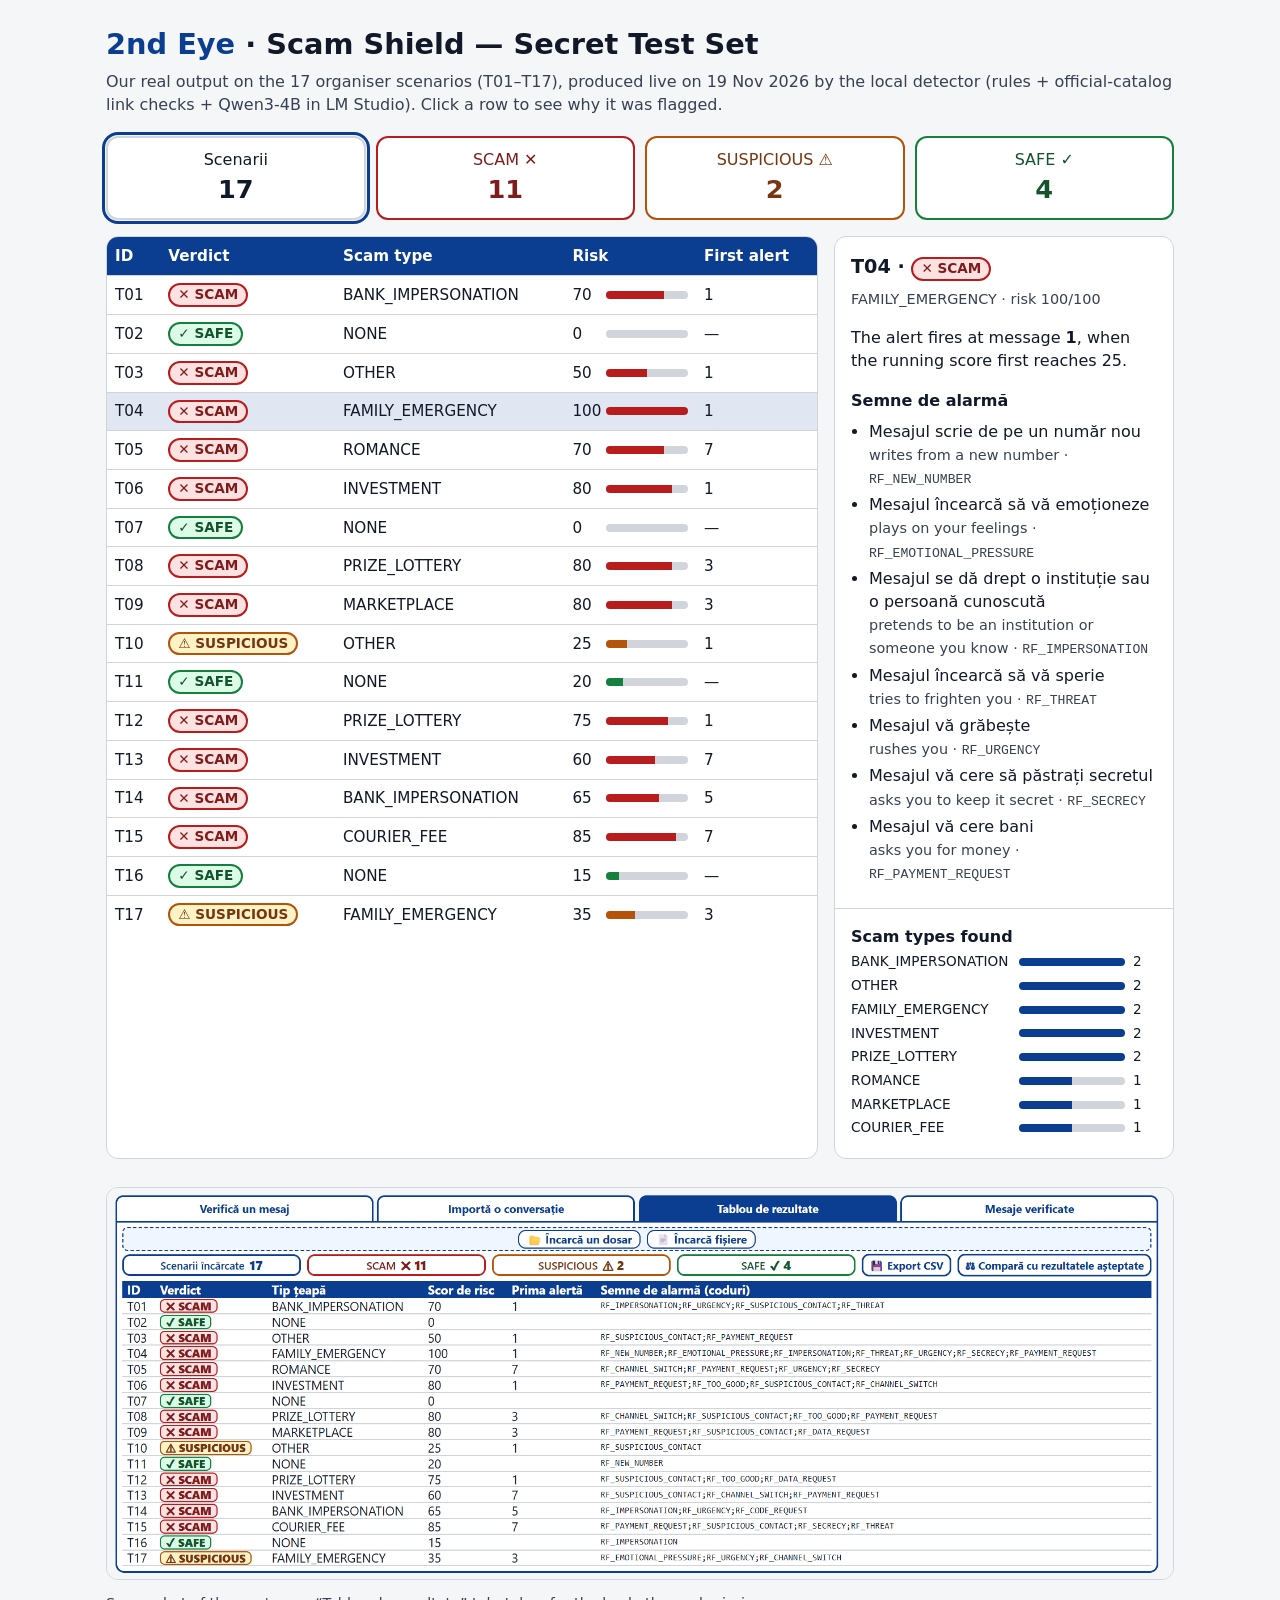
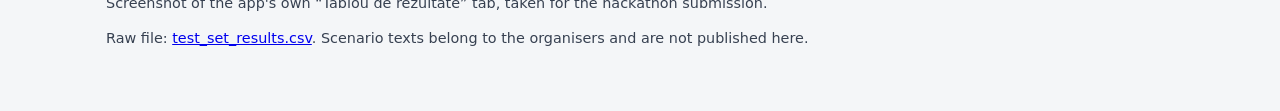
<file: demo/index.html>
<!doctype html>
<html lang="ro">
<head>
<meta charset="utf-8">
<meta name="viewport" content="width=device-width, initial-scale=1">
<title>2nd Eye — Test Set demo</title>
<style>
:root{--bg:#f4f6f8;--card:#fff;--ink:#111827;--muted:#374151;--line:#d1d5db;--brand:#0b3d91;--brand-ink:#fff;
--bad:#7f1d1d;--bad-bg:#fee2e2;--bad-line:#b91c1c;--warn:#78350f;--warn-bg:#fef3c7;--warn-line:#b45309;
--safe:#14532d;--safe-bg:#dcfce7;--safe-line:#15803d}
@media (prefers-color-scheme:dark){:root{--bg:#0f172a;--card:#111827;--ink:#f3f4f6;--muted:#cbd5e1;--line:#334155;--brand:#3b6fd1;
--bad:#fecaca;--bad-bg:#450a0a;--bad-line:#ef4444;--warn:#fde68a;--warn-bg:#422006;--warn-line:#f59e0b;--safe:#bbf7d0;--safe-bg:#052e16;--safe-line:#22c55e}}
*{box-sizing:border-box}
body{margin:0;background:var(--bg);color:var(--ink);font-family:system-ui,-apple-system,"Segoe UI",Roboto,Arial,sans-serif;line-height:1.45}
main{max-width:1100px;margin:0 auto;padding:24px 16px 48px}
h1{margin:0 0 4px;font-size:1.8rem}h1 span{color:var(--brand)}
.sub{color:var(--muted);margin:0 0 20px}
.chips{display:grid;grid-template-columns:repeat(4,1fr);gap:10px;margin-bottom:16px}
.chip{border:2px solid var(--line);border-radius:12px;background:var(--card);padding:10px;text-align:center;cursor:pointer;font:inherit;color:inherit}
.chip b{display:block;font-size:1.6rem}
.chip.on{outline:3px solid var(--brand);outline-offset:1px}
.chip.scam{border-color:var(--bad-line);color:var(--bad)}.chip.sus{border-color:var(--warn-line);color:var(--warn)}.chip.safe{border-color:var(--safe-line);color:var(--safe)}
.wrap{display:grid;grid-template-columns:1fr 340px;gap:16px}
@media (max-width:860px){.wrap{grid-template-columns:1fr}.chips{grid-template-columns:repeat(2,1fr)}}
.card{background:var(--card);border:1px solid var(--line);border-radius:12px;overflow:hidden}
table{width:100%;border-collapse:collapse;font-size:.95rem}
th{background:var(--brand);color:var(--brand-ink);text-align:left;padding:8px}
td{padding:7px 8px;border-top:1px solid var(--line)}
tr.row{cursor:pointer}tr.row:hover,tr.row.sel{background:color-mix(in srgb,var(--brand) 12%,transparent)}
.v{display:inline-block;border:2px solid;border-radius:999px;padding:0 8px;font-weight:700;font-size:.85rem}
.v.SCAM{color:var(--bad);background:var(--bad-bg);border-color:var(--bad-line)}
.v.SUSPICIOUS{color:var(--warn);background:var(--warn-bg);border-color:var(--warn-line)}
.v.SAFE{color:var(--safe);background:var(--safe-bg);border-color:var(--safe-line)}
.bar{height:8px;border-radius:4px;background:var(--line);overflow:hidden;min-width:60px}
.bar i{display:block;height:100%}
.detail{padding:16px}
.detail h2{margin:0 0 8px;font-size:1.2rem}
.detail ul{padding-left:18px;margin:8px 0}
.detail li{margin:4px 0}
code{font-family:ui-monospace,Consolas,monospace;font-size:.82rem}
.muted{color:var(--muted);font-size:.9rem}
.types{padding:16px;border-top:1px solid var(--line)}
.trow{display:grid;grid-template-columns:160px 1fr 24px;gap:8px;align-items:center;font-size:.85rem;margin:4px 0}
figure{margin:28px 0 0}figure img{width:100%;border:1px solid var(--line);border-radius:12px}
figcaption{color:var(--muted);font-size:.9rem;margin-top:6px}
.tscroll{overflow-x:auto}
</style>
</head>
<body>
<main>
<h1><span>2nd Eye</span> · Scam Shield — Secret Test Set</h1>
<p class="sub">Our real output on the 17 organiser scenarios (T01–T17), produced live on 19 Nov 2026 by the local detector
(rules + official-catalog link checks + Qwen3-4B in LM Studio). Click a row to see why it was flagged.</p>

<div class="chips" id="chips"></div>

<div class="wrap">
  <div class="card tscroll"><table>
    <thead><tr><th>ID</th><th>Verdict</th><th>Scam type</th><th>Risk</th><th>First alert</th></tr></thead>
    <tbody id="rows"></tbody>
  </table></div>
  <div class="card">
    <div class="detail" id="detail"><p class="muted">Select a scenario.</p></div>
    <div class="types"><b>Scam types found</b><div id="types"></div></div>
  </div>
</div>

<figure>
  <img src="test_set_dashboard.png" alt="The 2nd Eye web app's results dashboard after loading the Test Set folder: 17 scenarios, 11 SCAM, 2 SUSPICIOUS, 4 SAFE.">
  <figcaption>Screenshot of the app's own “Tablou de rezultate” tab, taken for the hackathon submission.</figcaption>
</figure>
<p class="muted">Raw file: <a href="test_set_results.csv">test_set_results.csv</a>. Scenario texts belong to the organisers and are not published here.</p>
</main>

<script>
const CSV = `id,verdict,scam_type,risk_score,first_alert,red_flags
T01,SCAM,BANK_IMPERSONATION,70,1,RF_IMPERSONATION;RF_URGENCY;RF_SUSPICIOUS_CONTACT;RF_THREAT
T02,SAFE,NONE,0,,
T03,SCAM,OTHER,50,1,RF_SUSPICIOUS_CONTACT;RF_PAYMENT_REQUEST
T04,SCAM,FAMILY_EMERGENCY,100,1,RF_NEW_NUMBER;RF_EMOTIONAL_PRESSURE;RF_IMPERSONATION;RF_THREAT;RF_URGENCY;RF_SECRECY;RF_PAYMENT_REQUEST
T05,SCAM,ROMANCE,70,7,RF_CHANNEL_SWITCH;RF_PAYMENT_REQUEST;RF_URGENCY;RF_SECRECY
T06,SCAM,INVESTMENT,80,1,RF_PAYMENT_REQUEST;RF_TOO_GOOD;RF_SUSPICIOUS_CONTACT;RF_CHANNEL_SWITCH
T07,SAFE,NONE,0,,
T08,SCAM,PRIZE_LOTTERY,80,3,RF_CHANNEL_SWITCH;RF_SUSPICIOUS_CONTACT;RF_TOO_GOOD;RF_PAYMENT_REQUEST
T09,SCAM,MARKETPLACE,80,3,RF_PAYMENT_REQUEST;RF_SUSPICIOUS_CONTACT;RF_DATA_REQUEST
T10,SUSPICIOUS,OTHER,25,1,RF_SUSPICIOUS_CONTACT
T11,SAFE,NONE,20,,RF_NEW_NUMBER
T12,SCAM,PRIZE_LOTTERY,75,1,RF_SUSPICIOUS_CONTACT;RF_TOO_GOOD;RF_DATA_REQUEST
T13,SCAM,INVESTMENT,60,7,RF_SUSPICIOUS_CONTACT;RF_CHANNEL_SWITCH;RF_PAYMENT_REQUEST
T14,SCAM,BANK_IMPERSONATION,65,5,RF_IMPERSONATION;RF_URGENCY;RF_CODE_REQUEST
T15,SCAM,COURIER_FEE,85,7,RF_PAYMENT_REQUEST;RF_SUSPICIOUS_CONTACT;RF_SECRECY;RF_THREAT
T16,SAFE,NONE,15,,RF_IMPERSONATION
T17,SUSPICIOUS,FAMILY_EMERGENCY,35,3,RF_EMOTIONAL_PRESSURE;RF_URGENCY;RF_CHANNEL_SWITCH`;

// Wording from backend/warnings_ro.py REASONS (RF_IMPERSONATION is not in that list, so it is written here)
const FLAG = {
  RF_REMOTE_ACCESS:["vă cere să instalați un program prin care un străin vă poate controla aparatul","asks you to install a program that lets a stranger control your device"],
  RF_CODE_REQUEST:["vă cere un cod primit prin SMS","asks for a code you received by SMS"],
  RF_DATA_REQUEST:["vă cere datele cardului sau date personale","asks for your card or personal details"],
  RF_PAYMENT_REQUEST:["vă cere bani","asks you for money"],
  RF_SUSPICIOUS_CONTACT:["vine de la un expeditor sau o adresă nesigură","comes from an untrusted sender or address"],
  RF_SECRECY:["vă cere să păstrați secretul","asks you to keep it secret"],
  RF_TOO_GOOD:["vă promite bani sau premii prea frumoase ca să fie adevărate","promises money or prizes that are too good to be true"],
  RF_THREAT:["încearcă să vă sperie","tries to frighten you"],
  RF_URGENCY:["vă grăbește","rushes you"],
  RF_CHANNEL_SWITCH:["vă cere să mutați discuția în altă aplicație","asks you to move the chat to another app"],
  RF_NEW_NUMBER:["scrie de pe un număr nou","writes from a new number"],
  RF_EMOTIONAL_PRESSURE:["încearcă să vă emoționeze","plays on your feelings"],
  RF_IMPERSONATION:["se dă drept o instituție sau o persoană cunoscută","pretends to be an institution or someone you know"]
};
const ICON = {SCAM:"✕", SUSPICIOUS:"⚠", SAFE:"✓"};
const COLOR = {SCAM:"var(--bad-line)", SUSPICIOUS:"var(--warn-line)", SAFE:"var(--safe-line)"};

const [head, ...lines] = CSV.trim().split("\n");
const keys = head.split(",");
const data = lines.map(l => Object.fromEntries(l.split(",").map((v, i) => [keys[i], v])));
let filter = null, selected = null;

function esc(s){return String(s).replace(/[&<>"]/g, c => ({"&":"&amp;","<":"&lt;",">":"&gt;",'"':"&quot;"}[c]));}

function chips(){
  const n = v => data.filter(d => d.verdict === v).length;
  const c = [["all","Scenarii", data.length, ""],["SCAM","SCAM ✕", n("SCAM"),"scam"],["SUSPICIOUS","SUSPICIOUS ⚠", n("SUSPICIOUS"),"sus"],["SAFE","SAFE ✓", n("SAFE"),"safe"]];
  document.getElementById("chips").innerHTML = c.map(([k,l,v,cl]) =>
    `<button class="chip ${cl} ${(filter||"all")===k?"on":""}" data-k="${k}">${l}<b>${v}</b></button>`).join("");
  document.querySelectorAll(".chip").forEach(b => b.onclick = () => { filter = b.dataset.k === "all" ? null : b.dataset.k; render(); });
}

function rows(){
  document.getElementById("rows").innerHTML = data.filter(d => !filter || d.verdict === filter).map(d => `
    <tr class="row ${selected===d.id?"sel":""}" data-id="${d.id}">
      <td>${d.id}</td>
      <td><span class="v ${d.verdict}">${ICON[d.verdict]} ${d.verdict}</span></td>
      <td>${esc(d.scam_type)}</td>
      <td><div style="display:flex;gap:6px;align-items:center"><span style="width:28px">${d.risk_score}</span><div class="bar" style="flex:1"><i style="width:${d.risk_score}%;background:${COLOR[d.verdict]}"></i></div></div></td>
      <td>${d.first_alert || "—"}</td>
    </tr>`).join("");
  document.querySelectorAll("tr.row").forEach(r => r.onclick = () => { selected = r.dataset.id; render(); });
}

function detail(){
  const el = document.getElementById("detail");
  const d = data.find(x => x.id === selected);
  if (!d) { el.innerHTML = '<p class="muted">Select a scenario.</p>'; return; }
  const flags = d.red_flags ? d.red_flags.split(";") : [];
  const when = d.first_alert ? `The alert fires at message <b>${d.first_alert}</b>, when the running score first reaches 25.` : "No alert: the score never reached 25.";
  el.innerHTML = `<h2>${d.id} · <span class="v ${d.verdict}">${ICON[d.verdict]} ${d.verdict}</span></h2>
    <div class="muted">${esc(d.scam_type)} · risk ${d.risk_score}/100</div>
    <p>${when}</p>
    ${flags.length ? "<b>Semne de alarmă</b><ul>" + flags.map(f => `<li>Mesajul ${esc((FLAG[f]||["",""])[0])}<br><span class="muted">${esc((FLAG[f]||["",""])[1])} · <code>${esc(f)}</code></span></li>`).join("") + "</ul>"
      : '<p class="muted">No red flags.</p>'}
    ${d.verdict==="SAFE" && flags.length ? '<p class="muted">A single weak flag stays under the alert threshold, so a genuine message is not interrupted.</p>' : ""}`;
}

function types(){
  const counts = {};
  data.filter(d => d.scam_type !== "NONE").forEach(d => counts[d.scam_type] = (counts[d.scam_type]||0) + 1);
  const max = Math.max(...Object.values(counts));
  document.getElementById("types").innerHTML = Object.entries(counts).sort((a,b) => b[1]-a[1]).map(([t,n]) =>
    `<div class="trow"><span>${esc(t)}</span><div class="bar"><i style="width:${n/max*100}%;background:var(--brand)"></i></div><span>${n}</span></div>`).join("");
}

function render(){ chips(); rows(); detail(); }
selected = "T04"; render(); types();
</script>
</body>
</html>
</file>
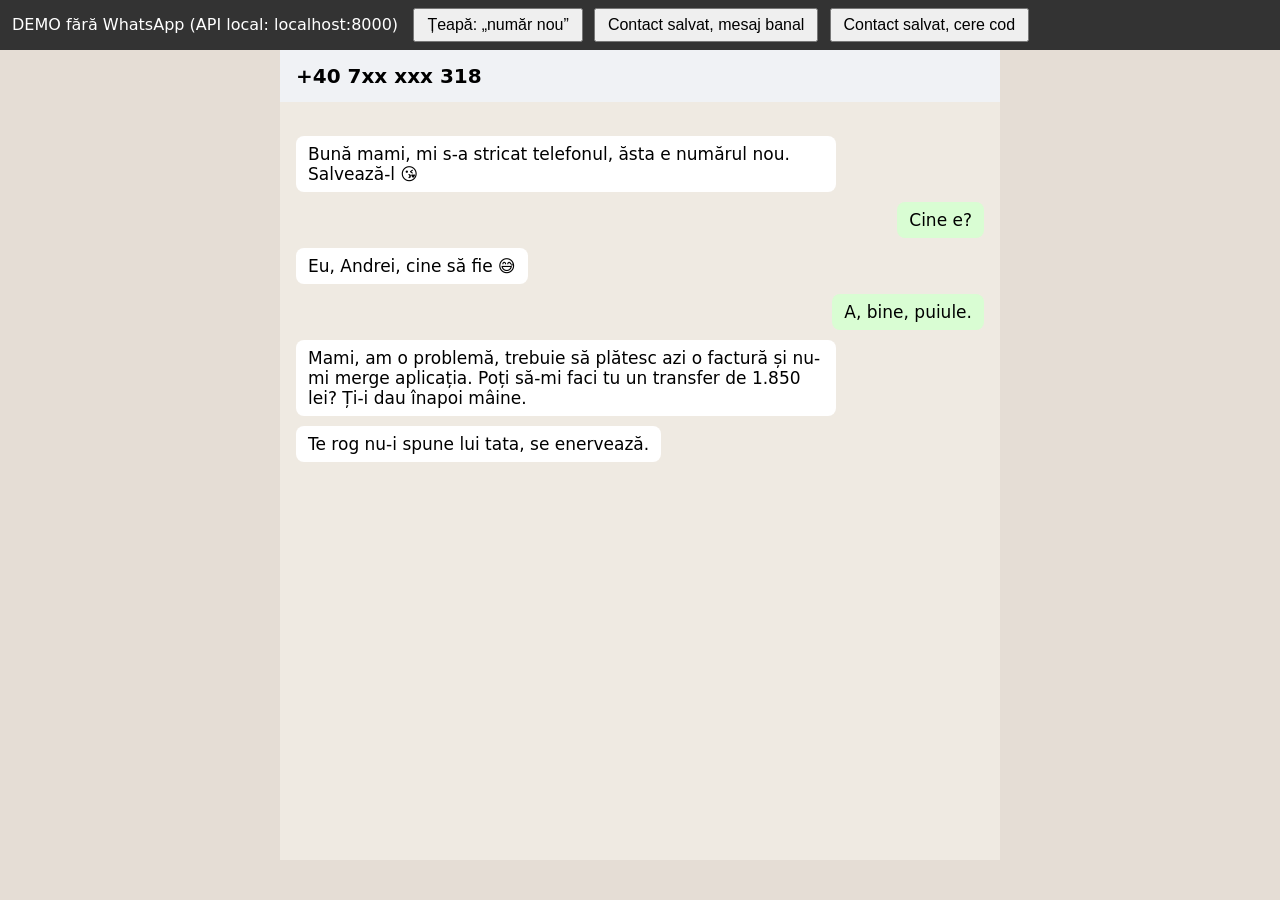
<file: integrations/extension/demo.html>
<!doctype html>
<html lang="ro">
<head>
<meta charset="utf-8">
<meta name="viewport" content="width=device-width, initial-scale=1">
<title>Demo – 2nd Eye pentru WhatsApp Web</title>
<link rel="stylesheet" href="content.css">
<style>
  body { margin: 0; font-family: system-ui, "Segoe UI", Arial, sans-serif; background: #e5ddd5; }
  #bar { padding: 8px 12px; background: #333; color: #fff; font-size: 16px; }
  #bar button { font-size: 16px; padding: 6px 12px; margin-right: 6px; }
  #main { max-width: 720px; margin: 0 auto; min-height: 90vh; background: #efeae2; }
  header { padding: 14px 16px; background: #f0f2f5; font-size: 20px; font-weight: 600; padding-right: 60px; }
  .msgs { padding: 16px; padding-top: 24px; }
  .row { margin: 10px 0; display: flex; }
  .message-out { justify-content: flex-end; }
  .bub { max-width: 75%; padding: 8px 12px; border-radius: 8px; background: #fff; font-size: 17px; }
  .message-out .bub { background: #d9fdd3; }
</style>
</head>
<body>
<div id="bar">DEMO fără WhatsApp (API local: localhost:8000) &nbsp;
  <button data-s="scam">Țeapă: „număr nou”</button>
  <button data-s="safe">Contact salvat, mesaj banal</button>
  <button data-s="takeover">Contact salvat, cere cod</button>
</div>
<div id="main">
  <header><span dir="auto" title="" id="title"></span></header>
  <div class="msgs" id="msgs"></div>
</div>
<script>
  // Same structure the content script expects from WhatsApp Web.
  const SCEN = {
    scam: { title: "+40 7xx xxx 318", msgs: [
      ["in", "Bună mami, mi s-a stricat telefonul, ăsta e numărul nou. Salvează-l 😘"],
      ["out", "Cine e?"],
      ["in", "Eu, Andrei, cine să fie 😅"],
      ["out", "A, bine, puiule."],
      ["in", "Mami, am o problemă, trebuie să plătesc azi o factură și nu-mi merge aplicația. Poți să-mi faci tu un transfer de 1.850 lei? Ți-i dau înapoi mâine."],
      ["in", "Te rog nu-i spune lui tata, se enervează."]] },
    safe: { title: "Andrei (fiul meu)", msgs: [
      ["in", "Ajung la ora șase, aduc pâine."],
      ["out", "Bine, te aștept."]] },
    takeover: { title: "Maria vecina", msgs: [
      ["in", "Ți-a venit un cod pe telefon din greșeală. Poți să mi-l spui repede?"]] },
  };
  function load(key) {
    const s = SCEN[key];
    document.getElementById("title").setAttribute("title", s.title);
    document.getElementById("title").textContent = s.title;
    const box = document.getElementById("msgs");
    box.textContent = "";
    for (const [dir, text] of s.msgs) {
      const row = document.createElement("div");
      row.className = "row message-" + dir;
      row.setAttribute("data-id", (dir === "out" ? "true_" : "false_") + Math.random());
      const b = document.createElement("div"); b.className = "bub";
      const t = document.createElement("span"); t.className = "selectable-text"; t.textContent = text;
      b.appendChild(t); row.appendChild(b); box.appendChild(row);
    }
  }
  document.querySelectorAll("#bar button").forEach((b) => b.onclick = () => load(b.dataset.s));
  load("scam");
</script>
<script src="content.js"></script>
</body>
</html>
</file>
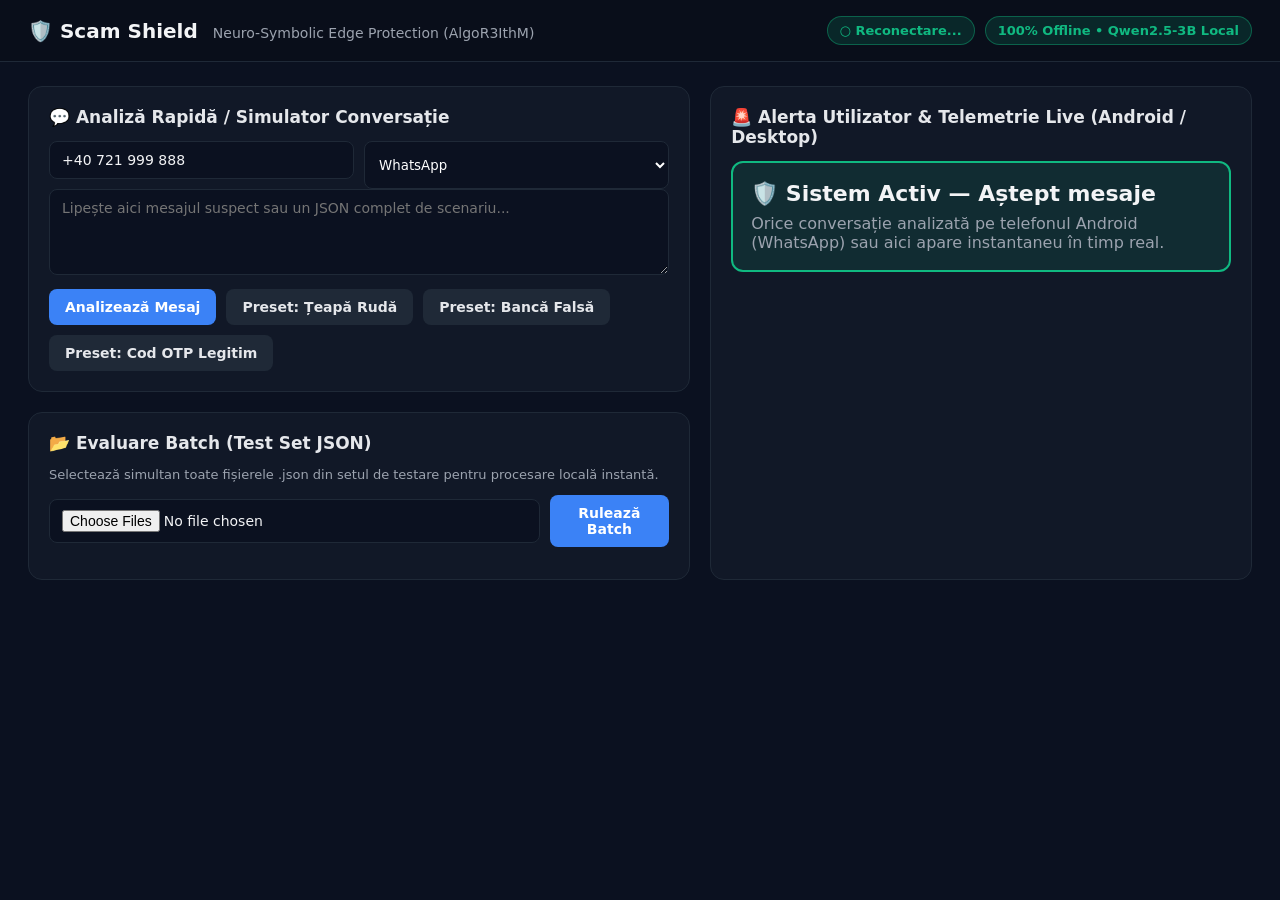
<file: mobile/engine/dashboard.html>
<!DOCTYPE html>
<html lang="ro">
<head>
  <meta charset="UTF-8" />
  <meta name="viewport" content="width=device-width, initial-scale=1.0" />
  <title>Scam Shield — Neuro-Symbolic Edge Guard</title>
  <style>
    :root {
      --bg: #0b1120; --card: #111827; --border: #1f2937;
      --text: #f3f4f6; --muted: #9ca3af;
      --safe: #10b981; --susp: #f59e0b; --scam: #ef4444; --accent: #3b82f6;
    }
    * { box-sizing: border-box; font-family: 'Segoe UI', system-ui, sans-serif; }
    body { margin: 0; background: var(--bg); color: var(--text); }
    header {
      display: flex; justify-content: space-between; align-items: center;
      padding: 16px 28px; border-bottom: 1px solid var(--border); background: #090e1a;
    }
    .badge {
      padding: 6px 12px; border-radius: 999px; font-size: 13px; font-weight: 600;
      background: rgba(16, 185, 129, 0.15); color: var(--safe); border: 1px solid rgba(16, 185, 129, 0.4);
    }
    .grid { display: grid; grid-template-columns: 1.1fr 0.9fr; gap: 20px; padding: 24px 28px; max-width: 1440px; margin: auto; }
    .card { background: var(--card); border: 1px solid var(--border); border-radius: 14px; padding: 20px; }
    h2 { margin: 0 0 14px 0; font-size: 17px; color: #e5e7eb; display: flex; align-items: center; gap: 8px; }
    textarea, input {
      width: 100%; background: #0b1120; color: var(--text); border: 1px solid var(--border);
      border-radius: 8px; padding: 10px 12px; font-size: 14px; margin-bottom: 10px;
    }
    button {
      background: var(--accent); color: white; border: none; padding: 10px 16px;
      border-radius: 8px; font-weight: 600; cursor: pointer; font-size: 14px;
    }
    button:hover { opacity: 0.92; }
    button.secondary { background: #1f2937; color: #e5e7eb; }
    .verdict-box {
      padding: 18px; border-radius: 12px; margin-bottom: 16px; border: 2px solid var(--border);
      transition: all 0.25s ease;
    }
    .verdict-SAFE { border-color: var(--safe); background: rgba(16, 185, 129, 0.12); }
    .verdict-SUSPICIOUS { border-color: var(--susp); background: rgba(245, 158, 11, 0.14); }
    .verdict-SCAM { border-color: var(--scam); background: rgba(239, 68, 68, 0.16); }
    .pill {
      display: inline-block; padding: 4px 10px; border-radius: 6px; font-size: 12px;
      font-weight: 600; margin: 3px 4px 3px 0; background: #1f2937; color: #93c5fd;
    }
    .msg-bubble {
      padding: 10px 14px; border-radius: 10px; margin-bottom: 8px; font-size: 14px;
      background: #1a2333; border-left: 3px solid var(--accent);
    }
    .msg-reader { border-left-color: #6b7280; opacity: 0.85; }
    table { width: 100%; border-collapse: collapse; font-size: 13px; margin-top: 12px; }
    th, td { text-align: left; padding: 8px 10px; border-bottom: 1px solid var(--border); }
    th { color: var(--muted); }
  </style>
</head>
<body>
  <header>
    <div>
      <strong style="font-size: 20px;">🛡️ Scam Shield</strong>
      <span style="color: var(--muted); margin-left: 10px; font-size: 14px;">Neuro-Symbolic Edge Protection (AlgoR3IthM)</span>
    </div>
    <div style="display:flex; gap:10px; align-items:center;">
      <span id="wsStatus" class="badge">● WebSocket Live: Conectare...</span>
      <span class="badge">100% Offline • Qwen2.5-3B Local</span>
    </div>
  </header>

  <div class="grid">
    <!-- STÂNGA: Simulator + Batch Test Runner -->
    <div style="display:flex; flex-direction:column; gap:20px;">
      <div class="card">
        <h2>💬 Analiză Rapidă / Simulator Conversație</h2>
        <div style="display:grid; grid-template-columns: 1fr 1fr; gap:10px;">
          <input id="senderName" placeholder="Expeditor (ex: BancaDunarea / +40722...)" value="+40 721 999 888" />
          <select id="channelSelect" style="background:#0b1120; color:white; border:1px solid #1f2937; border-radius:8px; padding:10px;">
            <option value="whatsapp">WhatsApp</option>
            <option value="sms">SMS</option>
            <option value="email">Email</option>
            <option value="call_transcript">Call Transcript</option>
          </select>
        </div>
        <textarea id="msgInput" rows="4" placeholder="Lipește aici mesajul suspect sau un JSON complet de scenariu..."></textarea>
        <div style="display:flex; gap:10px; flex-wrap:wrap;">
          <button onclick="runSingleAnalysis()">Analizează Mesaj</button>
          <button class="secondary" onclick="loadPreset('scam_family')">Preset: Țeapă Rudă</button>
          <button class="secondary" onclick="loadPreset('scam_bank')">Preset: Bancă Falsă</button>
          <button class="secondary" onclick="loadPreset('safe_otp')">Preset: Cod OTP Legitim</button>
        </div>
      </div>

      <div class="card">
        <h2>📂 Evaluare Batch (Test Set JSON)</h2>
        <p style="color: var(--muted); font-size: 13px; margin-top: 0;">Selectează simultan toate fișierele <code>.json</code> din setul de testare pentru procesare locală instantă.</p>
        <div style="display:flex; gap:10px; align-items:center;">
          <input type="file" id="batchFiles" multiple accept=".json" style="margin:0;" />
          <button onclick="runBatch()">Rulează Batch</button>
          <button class="secondary" id="exportBtn" style="display:none;" onclick="exportCSV()">Export CSV</button>
        </div>
        <div id="batchSummary" style="margin-top:12px; font-weight:600;"></div>
        <div style="max-height: 280px; overflow-y: auto;">
          <table id="batchTable" style="display:none;">
            <thead><tr><th>ID</th><th>Verdict</th><th>Tip</th><th>Scor</th><th>Alertă #</th><th>Red Flags</th></tr></thead>
            <tbody></tbody>
          </table>
        </div>
      </div>
    </div>

    <!-- DREAPTA: Alerta Senior-Friendly + Telemetrie Live (inclusiv de pe Android!) -->
    <div class="card">
      <h2>🚨 Alerta Utilizator & Telemetrie Live (Android / Desktop)</h2>
      <div id="resultContainer">
        <div class="verdict-box verdict-SAFE">
          <div style="font-size: 22px; font-weight: 700;">🛡️ Sistem Activ — Aștept mesaje</div>
          <p style="color: var(--muted); margin: 8px 0 0 0;">Orice conversație analizată pe telefonul Android (WhatsApp) sau aici apare instantaneu în timp real.</p>
        </div>
      </div>
    </div>
  </div>

  <script>
    let lastBatchResults = [];

    // Conectare WebSocket Live pentru mesajele capturate de Android
    function connectWS() {
      const proto = location.protocol === 'https:' ? 'wss' : 'ws';
      const ws = new WebSocket(`${proto}://${location.host}/ws/live`);
      const badge = document.getElementById('wsStatus');
      ws.onopen = () => { badge.textContent = '● Live Sync Android: ACTIV'; };
      ws.onclose = () => { badge.textContent = '○ Reconectare...'; setTimeout(connectWS, 2000); };
      ws.onmessage = (ev) => {
        const data = JSON.parse(ev.data);
        renderResult(data, '📱 Sursă: Telefon Android (WhatsApp Live)');
      };
    }
    connectWS();

    function loadPreset(type) {
      if (type === 'scam_family') {
        document.getElementById('senderName').value = '+40 733 444 555';
        document.getElementById('channelSelect').value = 'whatsapp';
        document.getElementById('msgInput').value = JSON.stringify({
          id: "DEMO_FAMILY", channel: "whatsapp",
          sender: { name: null, address: "+40 733 444 555", known_contact: false },
          messages: [
            { n: 1, from: "sender", text: "Bună mami, mi s-a stricat telefonul, ăsta e numărul nou." },
            { n: 2, from: "reader", text: "Cine e?" },
            { n: 3, from: "sender", text: "Eu, Andrei." },
            { n: 4, from: "reader", text: "Bine, am salvat." },
            { n: 5, from: "sender", text: "Am o urgență, îmi faci tu un transfer de 1.500 lei azi? Ți-i dau mâine." },
            { n: 6, from: "sender", text: "Te rog nu-i spune lui tata." }
          ]
        }, null, 2);
      } else if (type === 'scam_bank') {
        document.getElementById('senderName').value = 'BancaDunarea';
        document.getElementById('channelSelect').value = 'sms';
        document.getElementById('msgInput').value = "Banca Dunărea: Cardul dvs. a fost blocat. Deblocați-l în 24h pe bancadunarea-online.com";
      } else if (type === 'safe_otp') {
        document.getElementById('senderName').value = 'BancaDunarea';
        document.getElementById('channelSelect').value = 'sms';
        document.getElementById('msgInput').value = "Banca Dunărea: Codul de autorizare este 482913. Nu comunicați acest cod nimănui, nici angajaților băncii.";
      }
    }

    async function runSingleAnalysis() {
      const raw = document.getElementById('msgInput').value.trim();
      if (!raw) return;
      let payload;
      try {
        payload = JSON.parse(raw);
      } catch {
        const sender = document.getElementById('senderName').value.trim() || 'Necunoscut';
        payload = {
          id: "WEB_" + Math.floor(Math.random() * 9000 + 1000),
          channel: document.getElementById('channelSelect').value,
          sender: { name: sender.startsWith('+') ? null : sender, address: sender, known_contact: false },
          messages: [{ n: 1, from: "sender", text: raw }]
        };
      }
      const res = await fetch('/analyze', {
        method: 'POST', headers: { 'Content-Type': 'application/json' },
        body: JSON.stringify(payload)
      });
      const data = await res.json();
      renderResult(data, '💻 Sursă: Simulator Desktop');
    }

    function renderResult(r, sourceLabel) {
      const icon = r.verdict === 'SCAM' ? '🛑' : (r.verdict === 'SUSPICIOUS' ? '⚠️' : '✅');
      const title = r.verdict === 'SCAM' ? 'PERICOL DE ÎNȘELĂCIUNE (SCAM)' :
                    (r.verdict === 'SUSPICIOUS' ? 'MESAJ SUSPECT — VERIFICAȚI' : 'CONVERSAȚIE SIGURĂ (SAFE)');
      const flagsHtml = (r.red_flags || []).map(f => `<span class="pill">${f}</span>`).join('') || '<span style="color:var(--muted)">Niciun semnal de alarmă</span>';
      const msgsHtml = (r.messages || []).map(m =>
        `<div class="msg-bubble ${m.from === 'reader' ? 'msg-reader' : ''}"><strong>[${m.n}] ${m.from}:</strong> ${m.text}</div>`
      ).join('');
      const offHtml = r.official_suggestion
        ? `<div style="margin-top:12px; padding:10px; border-radius:8px; background:#0b1120; border:1px solid #374151;">
             📞 <strong>Canal Oficial Recomandat:</strong> ${r.official_suggestion.organisation} —
             <span style="color:#34d399; font-weight:700;">${r.official_suggestion.phone || r.official_suggestion.website}</span>
           </div>` : '';

      document.getElementById('resultContainer').innerHTML = `
        <div style="font-size:12px; color:var(--muted); margin-bottom:8px;">${sourceLabel} • ID: ${r.id}</div>
        <div class="verdict-box verdict-${r.verdict}">
          <div style="display:flex; justify-content:space-between; align-items:center;">
            <span style="font-size:20px; font-weight:800;">${icon} ${title}</span>
            <span style="font-size:20px; font-weight:800;">Scor: ${r.risk_score}/100</span>
          </div>
          <p style="font-size:16px; line-height:1.5; margin:12px 0;">${r.warning_ro}</p>
          ${offHtml}
        </div>
        <div style="margin-bottom:14px;">
          <div style="font-size:13px; color:var(--muted); margin-bottom:6px;">
            Categorie: <strong>${r.scam_type}</strong> • Prima alertă la mesajul: <strong>${r.first_alert ?? '-'}</strong>
          </div>
          <div>${flagsHtml}</div>
        </div>
        <div style="font-size:13px; color:var(--muted); margin-bottom:6px;">Firul conversației analizate:</div>
        ${msgsHtml}
      `;
    }

    async function runBatch() {
      const files = document.getElementById('batchFiles').files;
      if (!files.length) return alert('Selectează cel puțin un fișier .json!');
      const scenarios = [];
      for (const file of files) {
        scenarios.push(JSON.parse(await file.text()));
      }
      const res = await fetch('/analyze-batch', {
        method: 'POST', headers: { 'Content-Type': 'application/json' },
        body: JSON.stringify(scenarios)
      });
      const data = await res.json();
      lastBatchResults = data.results;
      document.getElementById('batchSummary').textContent =
        `Total: ${data.summary.total} | 🛑 SCAM: ${data.summary.SCAM} | ⚠️ SUSPICIOUS: ${data.summary.SUSPICIOUS} | ✅ SAFE: ${data.summary.SAFE}`;
      const tbody = document.querySelector('#batchTable tbody');
      tbody.innerHTML = data.results.map(r => `
        <tr>
          <td><strong>${r.id}</strong></td>
          <td>${r.verdict}</td>
          <td>${r.scam_type}</td>
          <td>${r.risk_score}</td>
          <td>${r.first_alert ?? '-'}</td>
          <td>${(r.red_flags || []).join(', ')}</td>
        </tr>
      `).join('');
      document.getElementById('batchTable').style.display = 'table';
      document.getElementById('exportBtn').style.display = 'inline-block';
    }

    function exportCSV() {
      const header = "id,verdict,scam_type,risk_score,first_alert,red_flags\n";
      const rows = lastBatchResults.map(r =>
        `${r.id},${r.verdict},${r.scam_type},${r.risk_score},${r.first_alert ?? ''},"${(r.red_flags || []).join(';')}"`
      ).join("\n");
      const blob = new Blob([header + rows], { type: 'text/csv;charset=utf-8;' });
      const a = document.createElement('a');
      a.href = URL.createObjectURL(blob);
      a.download = 'scam_shield_results.csv';
      a.click();
    }
  </script>
</body>
</html>
</file>
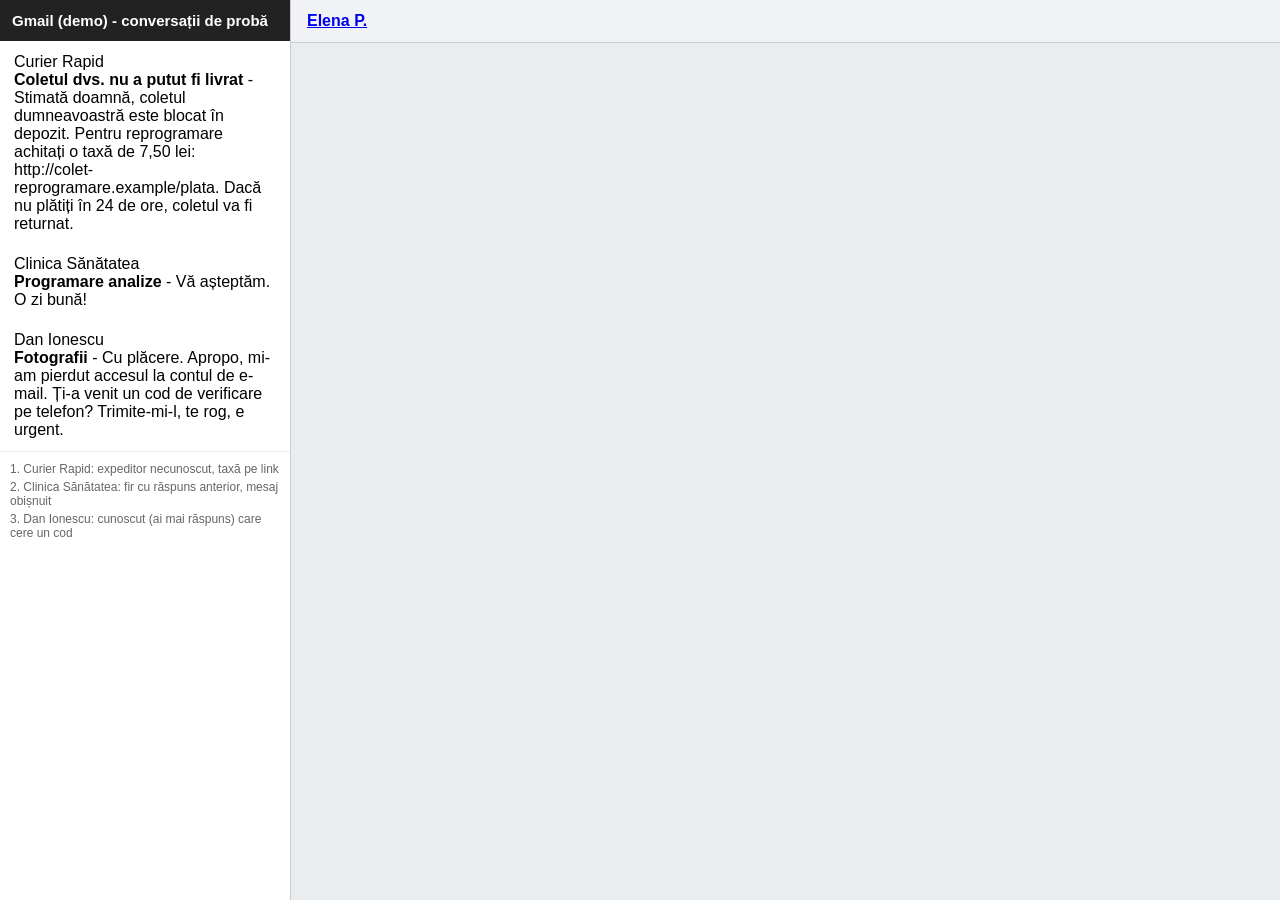
<file: integrations/watcher/demo/gmail.html>
<!doctype html>
<html lang="ro"><head><meta charset="utf-8"><meta name="viewport" content="width=device-width,initial-scale=1">
<meta name="sb-demo" content="gmail"><title>Gmail (demo)</title>
<style>
body{margin:0;font:16px Segoe UI,Arial,sans-serif;background:#e9edef;display:flex;height:100vh}
#side{width:290px;background:#fff;border-right:1px solid #ccc;overflow:auto;flex:none}
.legend{font-size:12px;color:#666;padding:10px;border-top:1px solid #eee}.legend div{margin-bottom:4px}
.row{display:block;padding:10px 12px;border-bottom:1px solid #eee;cursor:pointer;color:inherit;text-decoration:none}
.row .n{font-weight:600;display:block}.row .p{display:block;color:#555;font-size:14px}
.unreadmark{background:#25d366;color:#fff;border-radius:10px;padding:0 7px;font-size:12px;float:right}
#side h1{font-size:15px;margin:0;padding:12px;background:#222;color:#fff}
#list button{display:block;width:100%;text-align:left;padding:12px;border:0;border-bottom:1px solid #eee;background:#fff;font:inherit;cursor:pointer}
#list button small{display:block;color:#666;margin-top:2px}
#list button.on{background:#d9fdd3}
.pane{flex:1;display:flex;flex-direction:column;min-width:0}
.msgs{flex:1;overflow:auto;padding:16px;display:flex;flex-direction:column;gap:8px}
.b{max-width:70%;padding:8px 12px;border-radius:10px;background:#fff;box-shadow:0 1px 1px #0002}
.out{align-self:flex-end;background:#d9fdd3}
.hd{padding:12px 16px;background:#f0f2f5;font-weight:600;border-bottom:1px solid #ccc}

</style></head><body>
<div id="side"><h1>Gmail (demo) - conversații de probă</h1><table role="grid" style="width:100%"><tbody id="list"></tbody></table><div class="legend"><div>1. Curier Rapid: expeditor necunoscut, taxă pe link</div><div>2. Clinica Sănătatea: fir cu răspuns anterior, mesaj obișnuit</div><div>3. Dan Ionescu: cunoscut (ai mai răspuns) care cere un cod</div></div></div>
<div class="pane"><div class="hd"><a aria-label="Google Account: Elena Popescu (elena.test@example.com)" href="#SignOutOptions">Elena P.</a></div><div role="main" class="msgs" id="m"><h2 class="hP" id="t"></h2></div></div>
<script>
const CONVS=[{"label": "Curier Rapid", "subject": "Coletul dvs. nu a putut fi livrat", "sender": ["Curier Rapid", "suport@curier-rapid-colet.example"], "note": "expeditor necunoscut, taxă pe link", "msgs": [["s", "Stimată doamnă, coletul dumneavoastră este blocat în depozit. Pentru reprogramare achitați o taxă de 7,50 lei: http://colet-reprogramare.example/plata. Dacă nu plătiți în 24 de ore, coletul va fi returnat."]]}, {"label": "Clinica Sănătatea", "subject": "Programare analize", "sender": ["Clinica Sănătatea", "programari@clinica-sanatatea.example"], "note": "fir cu răspuns anterior, mesaj obișnuit", "msgs": [["s", "Bună ziua, vă confirmăm programarea de marți la ora 9:30. Vă rugăm să veniți pe nemâncate."], ["r", "Mulțumesc, voi veni."], ["s", "Vă așteptăm. O zi bună!"]]}, {"label": "Dan Ionescu", "subject": "Fotografii", "sender": ["Dan Ionescu", "dan.ionescu@exemplu.example"], "note": "cunoscut (ai mai răspuns) care cere un cod", "msgs": [["s", "Ți-am trimis pozele de la nuntă."], ["r", "Mulțumesc, Dane, sunt superbe!"], ["s", "Cu plăcere. Apropo, mi-am pierdut accesul la contul de e-mail. Ți-a venit un cod de verificare pe telefon? Trimite-mi-l, te rog, e urgent."]]}];
function el(t,c,x){const e=document.createElement(t);if(c)e.className=c;if(x!=null)e.textContent=x;return e}
function ROW(c,p){const r=el("tr","zA zE");r.setAttribute("role","row");const td=el("td","");td.style.padding="10px 12px";
const w=el("div","yW");const s=el("span","zF",c.sender[0]);s.setAttribute("email",c.sender[1]);s.setAttribute("name",c.sender[0]);w.appendChild(s);td.appendChild(w);
const sub=el("span","bog",c.subject);sub.style.fontWeight="600";td.appendChild(sub);td.appendChild(el("span","y2"," - "+p));r.appendChild(td);r.style.cursor="pointer";return r}
function READ(r){r.classList.remove("zE");r.classList.add("yO")}
function render(c){document.getElementById("t").textContent=c.subject;
const m=document.getElementById("m");Array.from(m.querySelectorAll(".adn")).forEach(e=>e.remove());
c.msgs.forEach(([w,x])=>{const a=el("div","adn b");const h3=el("h3","");const sp=el("span","gD",w=="r"?"eu":c.sender[0]);
sp.setAttribute("email",w=="r"?"elena.test@example.com":c.sender[1]);sp.setAttribute("name",w=="r"?"eu":c.sender[0]);h3.appendChild(sp);a.appendChild(h3);
const body=el("div","a3s aiL");body.appendChild(el("div","",x));
if(w=="s"){const q=el("div","gmail_quote","Pe luni, 2 iun., cineva a scris: text vechi citat");body.appendChild(q)}
a.appendChild(body);m.appendChild(a)})}
function lastS(c){for(let i=c.msgs.length-1;i>=0;i--)if(c.msgs[i][0]=="s")return c.msgs[i][1];return ""}
const list=document.getElementById("list");
const ROWS=CONVS.map((c)=>{const r=ROW(c,lastS(c));r.addEventListener("click",(e)=>{e.preventDefault();READ(r);render(c)});list.appendChild(r);return r});
const q=location.search.match(/c=([0-9])/);if(q)ROWS[+q[1]].click();
</script></body></html>
</file>
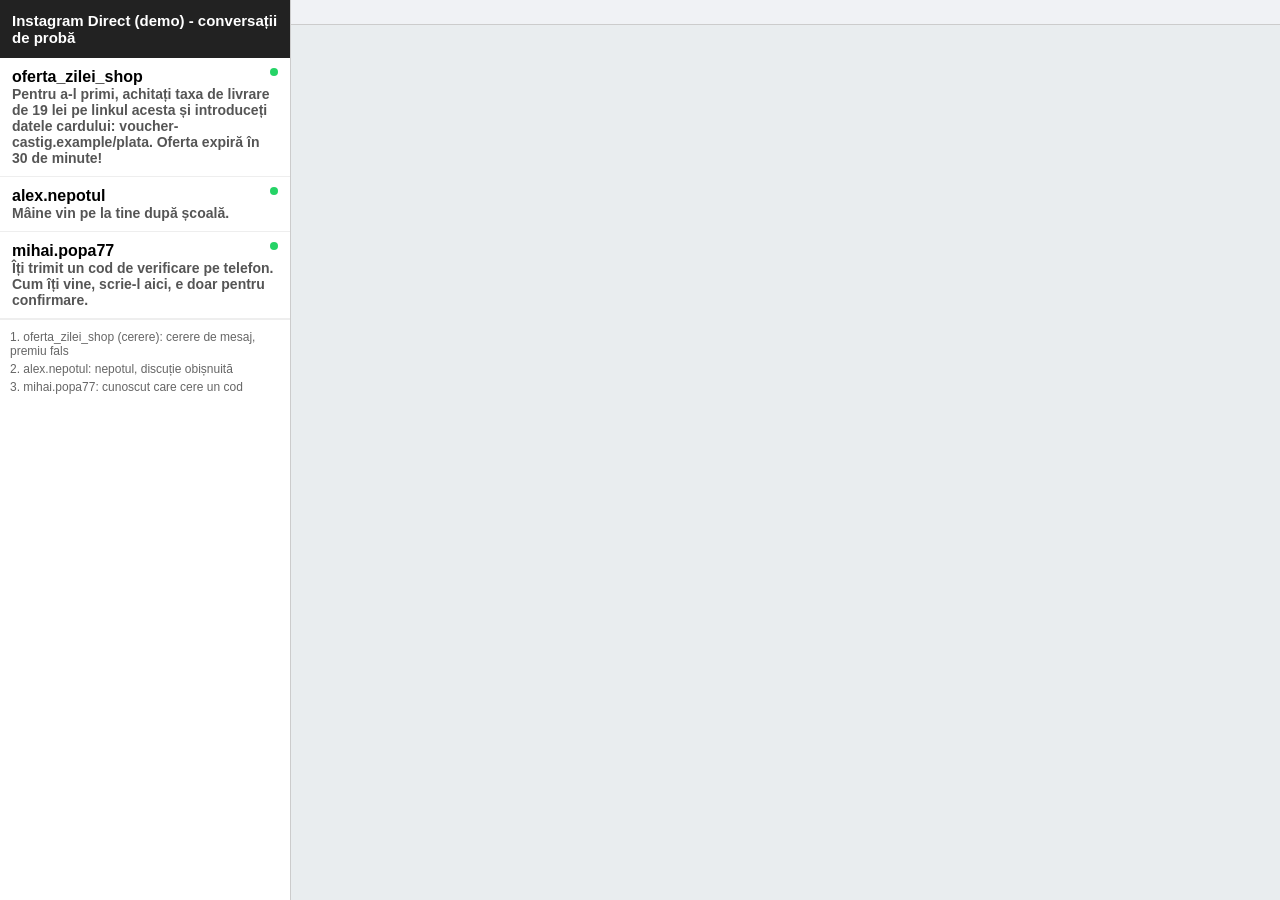
<file: integrations/watcher/demo/instagram.html>
<!doctype html>
<html lang="ro"><head><meta charset="utf-8"><meta name="viewport" content="width=device-width,initial-scale=1">
<meta name="sb-demo" content="instagram"><title>Instagram Direct (demo)</title>
<style>
body{margin:0;font:16px Segoe UI,Arial,sans-serif;background:#e9edef;display:flex;height:100vh}
#side{width:290px;background:#fff;border-right:1px solid #ccc;overflow:auto;flex:none}
.legend{font-size:12px;color:#666;padding:10px;border-top:1px solid #eee}.legend div{margin-bottom:4px}
.row{display:block;padding:10px 12px;border-bottom:1px solid #eee;cursor:pointer;color:inherit;text-decoration:none}
.row .n{font-weight:600;display:block}.row .p{display:block;color:#555;font-size:14px}
.unreadmark{background:#25d366;color:#fff;border-radius:10px;padding:0 7px;font-size:12px;float:right}
#side h1{font-size:15px;margin:0;padding:12px;background:#222;color:#fff}
#list button{display:block;width:100%;text-align:left;padding:12px;border:0;border-bottom:1px solid #eee;background:#fff;font:inherit;cursor:pointer}
#list button small{display:block;color:#666;margin-top:2px}
#list button.on{background:#d9fdd3}
.pane{flex:1;display:flex;flex-direction:column;min-width:0}
.msgs{flex:1;overflow:auto;padding:16px;display:flex;flex-direction:column;gap:8px}
.b{max-width:70%;padding:8px 12px;border-radius:10px;background:#fff;box-shadow:0 1px 1px #0002}
.out{align-self:flex-end;background:#d9fdd3}
.hd{padding:12px 16px;background:#f0f2f5;font-weight:600;border-bottom:1px solid #ccc}

</style></head><body>
<div id="side"><h1>Instagram Direct (demo) - conversații de probă</h1><div id="list"></div><div class="legend"><div>1. oferta_zilei_shop (cerere): cerere de mesaj, premiu fals</div><div>2. alex.nepotul: nepotul, discuție obișnuită</div><div>3. mihai.popa77: cunoscut care cere un cod</div></div></div>
<div role="main" class="pane"><header class="hd"><h2 id="t" style="margin:0;font-size:16px"></h2></header><div id="acc"></div><div class="msgs" id="m"></div></div>
<script>
const CONVS=[{"label": "oferta_zilei_shop (cerere)", "name": "oferta_zilei_shop", "hash": "#/direct/requests/t/201", "note": "cerere de mesaj, premiu fals", "msgs": [["s", "Felicitări! Ați câștigat un voucher de 1.000 lei la tragerea noastră."], ["s", "Pentru a-l primi, achitați taxa de livrare de 19 lei pe linkul acesta și introduceți datele cardului: voucher-castig.example/plata. Oferta expiră în 30 de minute!"]]}, {"label": "alex.nepotul", "name": "alex.nepotul", "hash": "#/direct/t/202", "note": "nepotul, discuție obișnuită", "msgs": [["s", "Bunico, am luat 10 la test! 😄"], ["r", "Bravo, puiule!"], ["s", "Mâine vin pe la tine după școală."]]}, {"label": "mihai.popa77", "name": "mihai.popa77", "hash": "#/direct/t/203", "note": "cunoscut care cere un cod", "msgs": [["s", "Hei, cei de la Instagram mi-au blocat contul."], ["s", "Îți trimit un cod de verificare pe telefon. Cum îți vine, scrie-l aici, e doar pentru confirmare."]]}];
function el(t,c,x){const e=document.createElement(t);if(c)e.className=c;if(x!=null)e.textContent=x;return e}
function ROW(c,p){const r=el("a","row");r.setAttribute("role","link");r.setAttribute("href",c.hash);
const u=el("span","unreadmark","");u.setAttribute("aria-label","Unread");u.textContent="";u.style.width="8px";u.style.height="8px";u.style.padding="0";r.appendChild(u);
r.appendChild(el("span","n",c.name));const s=el("span","p",p);s.style.fontWeight="700";s.setAttribute("dir","auto");r.appendChild(s);return r}
function READ(r){r.querySelectorAll(".unreadmark").forEach(e=>e.remove());const p=r.querySelector(".p");if(p)p.style.fontWeight="400"}
location.hash="#/direct/inbox";function render(c){document.getElementById("t").textContent=c.name;location.hash=c.hash;
const acc=document.getElementById("acc");acc.replaceChildren();
if(c.hash.indexOf("requests")>0){const b=el("button","","Acceptă");b.type="button";acc.appendChild(b)}
const m=document.getElementById("m");m.replaceChildren();
c.msgs.forEach(([w,x])=>{const row=el("div","");row.setAttribute("role","row");row.style.display="flex";row.style.justifyContent=w=="r"?"flex-end":"flex-start";
const d=el("div","b"+(w=="r"?" out":""));d.setAttribute("dir","auto");d.textContent=x;row.appendChild(d);m.appendChild(row)})}
function lastS(c){for(let i=c.msgs.length-1;i>=0;i--)if(c.msgs[i][0]=="s")return c.msgs[i][1];return ""}
const list=document.getElementById("list");
const ROWS=CONVS.map((c)=>{const r=ROW(c,lastS(c));r.addEventListener("click",(e)=>{e.preventDefault();READ(r);render(c)});list.appendChild(r);return r});
const q=location.search.match(/c=([0-9])/);if(q)ROWS[+q[1]].click();
</script></body></html>
</file>
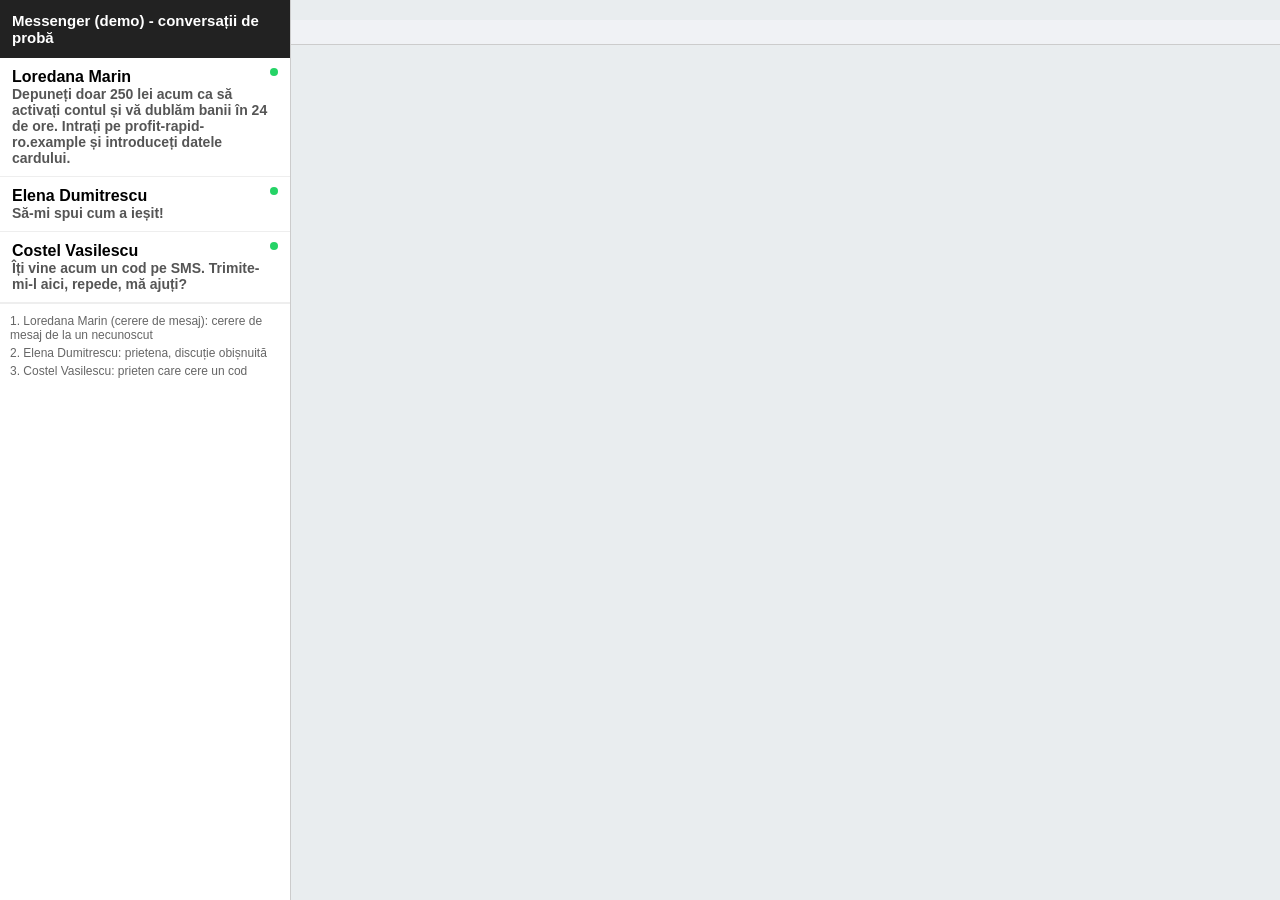
<file: integrations/watcher/demo/messenger.html>
<!doctype html>
<html lang="ro"><head><meta charset="utf-8"><meta name="viewport" content="width=device-width,initial-scale=1">
<meta name="sb-demo" content="messenger"><title>Messenger (demo)</title>
<style>
body{margin:0;font:16px Segoe UI,Arial,sans-serif;background:#e9edef;display:flex;height:100vh}
#side{width:290px;background:#fff;border-right:1px solid #ccc;overflow:auto;flex:none}
.legend{font-size:12px;color:#666;padding:10px;border-top:1px solid #eee}.legend div{margin-bottom:4px}
.row{display:block;padding:10px 12px;border-bottom:1px solid #eee;cursor:pointer;color:inherit;text-decoration:none}
.row .n{font-weight:600;display:block}.row .p{display:block;color:#555;font-size:14px}
.unreadmark{background:#25d366;color:#fff;border-radius:10px;padding:0 7px;font-size:12px;float:right}
#side h1{font-size:15px;margin:0;padding:12px;background:#222;color:#fff}
#list button{display:block;width:100%;text-align:left;padding:12px;border:0;border-bottom:1px solid #eee;background:#fff;font:inherit;cursor:pointer}
#list button small{display:block;color:#666;margin-top:2px}
#list button.on{background:#d9fdd3}
.pane{flex:1;display:flex;flex-direction:column;min-width:0}
.msgs{flex:1;overflow:auto;padding:16px;display:flex;flex-direction:column;gap:8px}
.b{max-width:70%;padding:8px 12px;border-radius:10px;background:#fff;box-shadow:0 1px 1px #0002}
.out{align-self:flex-end;background:#d9fdd3}
.hd{padding:12px 16px;background:#f0f2f5;font-weight:600;border-bottom:1px solid #ccc}

</style></head><body>
<div id="side"><h1>Messenger (demo) - conversații de probă</h1><div role="navigation" id="list"></div><div class="legend"><div>1. Loredana Marin (cerere de mesaj): cerere de mesaj de la un necunoscut</div><div>2. Elena Dumitrescu: prietena, discuție obișnuită</div><div>3. Costel Vasilescu: prieten care cere un cod</div></div></div>
<div role="main" class="pane"><h2 class="hd"><span id="t"></span></h2><div id="acc"></div><div role="grid" class="msgs" id="m"></div></div>
<script>
const CONVS=[{"label": "Loredana Marin (cerere de mesaj)", "name": "Loredana Marin", "hash": "#/requests/t/101", "note": "cerere de mesaj de la un necunoscut", "msgs": [["s", "Bună, doamnă! Am văzut profilul dvs. Lucrez pentru o firmă de investiții și clienții noștri câștigă 500 lei pe zi fără experiență."], ["s", "Depuneți doar 250 lei acum ca să activați contul și vă dublăm banii în 24 de ore. Intrați pe profit-rapid-ro.example și introduceți datele cardului."]]}, {"label": "Elena Dumitrescu", "name": "Elena Dumitrescu", "hash": "#/t/102", "note": "prietena, discuție obișnuită", "msgs": [["s", "Ți-am trimis rețeta de cozonac pe e-mail, să vezi cât de simplă e."], ["r", "Mulțumesc, o fac duminică."], ["s", "Să-mi spui cum a ieșit!"]]}, {"label": "Costel Vasilescu", "name": "Costel Vasilescu", "hash": "#/t/103", "note": "prieten care cere un cod", "msgs": [["s", "Salut! Contul meu a fost blocat și vreau să-l recuperez prin numărul tău."], ["s", "Îți vine acum un cod pe SMS. Trimite-mi-l aici, repede, mă ajuți?"]]}];
function el(t,c,x){const e=document.createElement(t);if(c)e.className=c;if(x!=null)e.textContent=x;return e}
function ROW(c,p){const r=el("a","row");r.setAttribute("role","link");r.setAttribute("href",c.hash);
const u=el("span","unreadmark","");u.setAttribute("aria-label","Unread");u.textContent="";u.style.width="8px";u.style.height="8px";u.style.padding="0";r.appendChild(u);
r.appendChild(el("span","n",c.name));const s=el("span","p",p);s.style.fontWeight="700";s.setAttribute("dir","auto");r.appendChild(s);return r}
function READ(r){r.querySelectorAll(".unreadmark").forEach(e=>e.remove());const p=r.querySelector(".p");if(p)p.style.fontWeight="400"}
function render(c){document.getElementById("t").textContent=c.name;location.hash=c.hash;
const acc=document.getElementById("acc");acc.replaceChildren();
const m=document.getElementById("m");m.replaceChildren();m.setAttribute("aria-label","Messages in conversation titled "+c.name);
c.msgs.forEach(([w,x])=>{const row=el("div","");row.setAttribute("role","row");row.style.display="flex";row.style.justifyContent=w=="r"?"flex-end":"flex-start";
const d=el("div","b"+(w=="r"?" out":""));d.setAttribute("dir","auto");d.textContent=x;row.appendChild(d);m.appendChild(row)})}
function lastS(c){for(let i=c.msgs.length-1;i>=0;i--)if(c.msgs[i][0]=="s")return c.msgs[i][1];return ""}
const list=document.getElementById("list");
const ROWS=CONVS.map((c)=>{const r=ROW(c,lastS(c));r.addEventListener("click",(e)=>{e.preventDefault();READ(r);render(c)});list.appendChild(r);return r});
const q=location.search.match(/c=([0-9])/);if(q)ROWS[+q[1]].click();
</script></body></html>
</file>
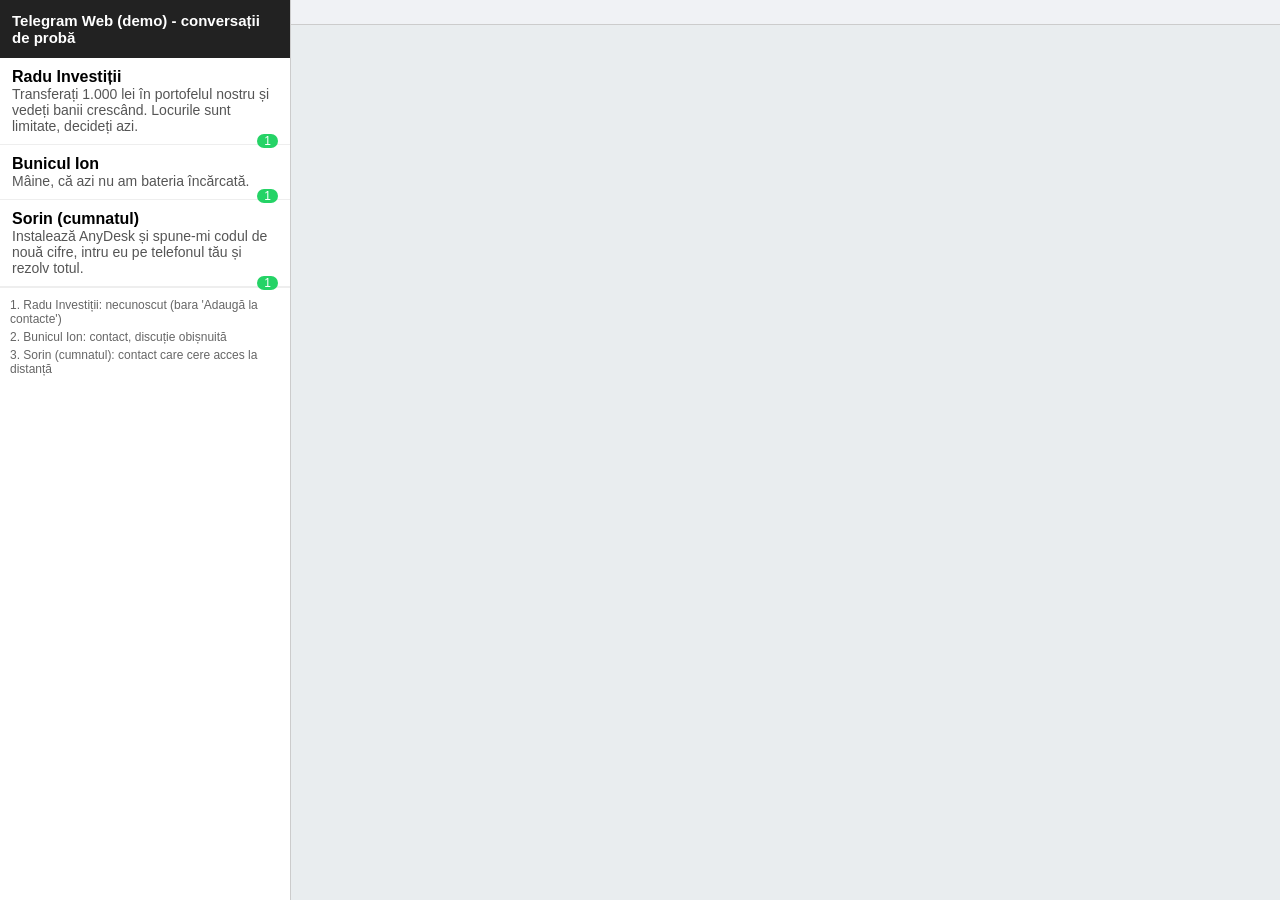
<file: integrations/watcher/demo/telegram.html>
<!doctype html>
<html lang="ro"><head><meta charset="utf-8"><meta name="viewport" content="width=device-width,initial-scale=1">
<meta name="sb-demo" content="telegram"><title>Telegram Web (demo)</title>
<style>
body{margin:0;font:16px Segoe UI,Arial,sans-serif;background:#e9edef;display:flex;height:100vh}
#side{width:290px;background:#fff;border-right:1px solid #ccc;overflow:auto;flex:none}
.legend{font-size:12px;color:#666;padding:10px;border-top:1px solid #eee}.legend div{margin-bottom:4px}
.row{display:block;padding:10px 12px;border-bottom:1px solid #eee;cursor:pointer;color:inherit;text-decoration:none}
.row .n{font-weight:600;display:block}.row .p{display:block;color:#555;font-size:14px}
.unreadmark{background:#25d366;color:#fff;border-radius:10px;padding:0 7px;font-size:12px;float:right}
#side h1{font-size:15px;margin:0;padding:12px;background:#222;color:#fff}
#list button{display:block;width:100%;text-align:left;padding:12px;border:0;border-bottom:1px solid #eee;background:#fff;font:inherit;cursor:pointer}
#list button small{display:block;color:#666;margin-top:2px}
#list button.on{background:#d9fdd3}
.pane{flex:1;display:flex;flex-direction:column;min-width:0}
.msgs{flex:1;overflow:auto;padding:16px;display:flex;flex-direction:column;gap:8px}
.b{max-width:70%;padding:8px 12px;border-radius:10px;background:#fff;box-shadow:0 1px 1px #0002}
.out{align-self:flex-end;background:#d9fdd3}
.hd{padding:12px 16px;background:#f0f2f5;font-weight:600;border-bottom:1px solid #ccc}
.bubble{display:flex}.bubble.is-out{justify-content:flex-end}.time{color:#888;font-size:12px;margin-left:8px}
</style></head><body>
<div id="side"><h1>Telegram Web (demo) - conversații de probă</h1><div id="list" class="chatlist"></div><div class="legend"><div>1. Radu Investiții: necunoscut (bara 'Adaugă la contacte')</div><div>2. Bunicul Ion: contact, discuție obișnuită</div><div>3. Sorin (cumnatul): contact care cere acces la distanță</div></div></div>
<div class="chat active pane"><div class="chat-info hd"><span class="peer-title" id="t"></span></div><div id="acc"></div><div class="bubbles-inner msgs" id="m"></div></div>
<script>
const CONVS=[{"label": "Radu Investiții", "name": "Radu Investiții", "stranger": true, "note": "necunoscut (bara 'Adaugă la contacte')", "msgs": [["s", "Bună ziua! Echipa noastră de trading crypto garantează profit de 8% pe săptămână."], ["s", "Transferați 1.000 lei în portofelul nostru și vedeți banii crescând. Locurile sunt limitate, decideți azi."]]}, {"label": "Bunicul Ion", "name": "Bunicul Ion", "note": "contact, discuție obișnuită", "msgs": [["s", "Ce faci, puișor? Am pus ghivece noi pe balcon."], ["r", "Frumos! Trimite o poză."], ["s", "Mâine, că azi nu am bateria încărcată."]]}, {"label": "Sorin (cumnatul)", "name": "Sorin (cumnatul)", "note": "contact care cere acces la distanță", "msgs": [["s", "Salut, am o aplicație care îți face telefonul mai rapid."], ["s", "Instalează AnyDesk și spune-mi codul de nouă cifre, intru eu pe telefonul tău și rezolv totul."]]}];
function el(t,c,x){const e=document.createElement(t);if(c)e.className=c;if(x!=null)e.textContent=x;return e}
function ROW(c,p){const r=el("a","row chatlist-chat");const t=el("div","peer-title n",c.name);r.appendChild(t);
r.appendChild(el("div","user-last-message p",p));r.appendChild(el("div","badge unread unreadmark","1"));return r}
function READ(r){r.querySelectorAll(".unreadmark").forEach(e=>e.remove())}
let n=0;function render(c){document.getElementById("t").textContent=c.name;
const acc=document.getElementById("acc");acc.replaceChildren();
if(c.stranger){const b=el("button","","Adaugă la contacte");b.type="button";acc.appendChild(b);const b2=el("button","","Raportează spam");b2.type="button";acc.appendChild(b2)}
const m=document.getElementById("m");m.replaceChildren();
c.msgs.forEach(([w,x])=>{n++;const bub=el("div","bubble "+(w=="r"?"is-out":"is-in"));bub.setAttribute("data-mid",n);
const bc=el("div","bubble-content b"+(w=="r"?" out":""));const ms=el("div","message",x);ms.appendChild(el("span","time","10:15"));bc.appendChild(ms);bub.appendChild(bc);m.appendChild(bub)})}
function lastS(c){for(let i=c.msgs.length-1;i>=0;i--)if(c.msgs[i][0]=="s")return c.msgs[i][1];return ""}
const list=document.getElementById("list");
const ROWS=CONVS.map((c)=>{const r=ROW(c,lastS(c));r.addEventListener("click",(e)=>{e.preventDefault();READ(r);render(c)});list.appendChild(r);return r});
const q=location.search.match(/c=([0-9])/);if(q)ROWS[+q[1]].click();
</script></body></html>
</file>
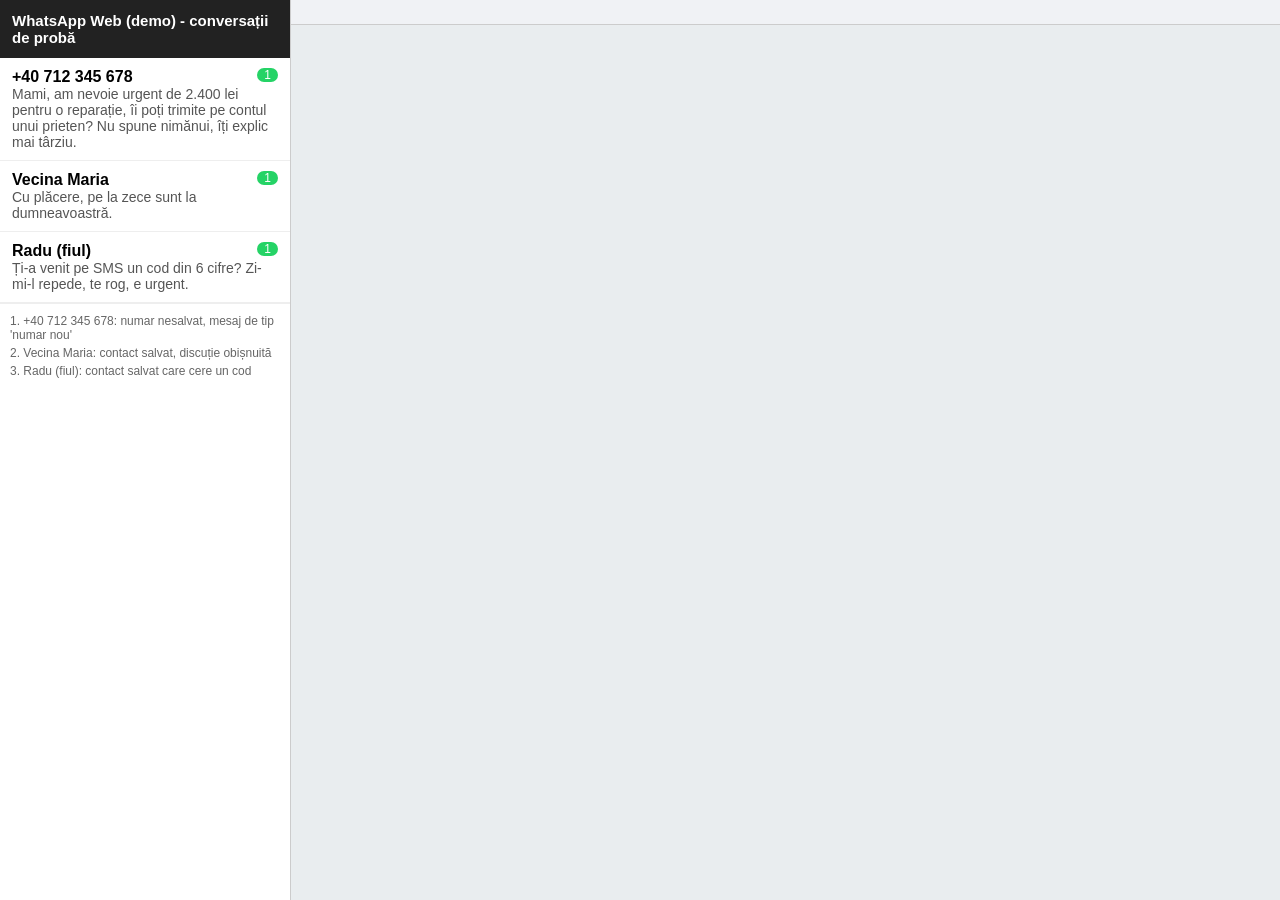
<file: integrations/watcher/demo/whatsapp.html>
<!doctype html>
<html lang="ro"><head><meta charset="utf-8"><meta name="viewport" content="width=device-width,initial-scale=1">
<meta name="sb-demo" content="whatsapp"><title>WhatsApp Web (demo)</title>
<style>
body{margin:0;font:16px Segoe UI,Arial,sans-serif;background:#e9edef;display:flex;height:100vh}
#side{width:290px;background:#fff;border-right:1px solid #ccc;overflow:auto;flex:none}
.legend{font-size:12px;color:#666;padding:10px;border-top:1px solid #eee}.legend div{margin-bottom:4px}
.row{display:block;padding:10px 12px;border-bottom:1px solid #eee;cursor:pointer;color:inherit;text-decoration:none}
.row .n{font-weight:600;display:block}.row .p{display:block;color:#555;font-size:14px}
.unreadmark{background:#25d366;color:#fff;border-radius:10px;padding:0 7px;font-size:12px;float:right}
#side h1{font-size:15px;margin:0;padding:12px;background:#222;color:#fff}
#list button{display:block;width:100%;text-align:left;padding:12px;border:0;border-bottom:1px solid #eee;background:#fff;font:inherit;cursor:pointer}
#list button small{display:block;color:#666;margin-top:2px}
#list button.on{background:#d9fdd3}
.pane{flex:1;display:flex;flex-direction:column;min-width:0}
.msgs{flex:1;overflow:auto;padding:16px;display:flex;flex-direction:column;gap:8px}
.b{max-width:70%;padding:8px 12px;border-radius:10px;background:#fff;box-shadow:0 1px 1px #0002}
.out{align-self:flex-end;background:#d9fdd3}
.hd{padding:12px 16px;background:#f0f2f5;font-weight:600;border-bottom:1px solid #ccc}

</style></head><body>
<div id="side"><h1>WhatsApp Web (demo) - conversații de probă</h1><div id="pane-side"><div id="list"></div></div><div class="legend"><div>1. +40 712 345 678: numar nesalvat, mesaj de tip 'numar nou'</div><div>2. Vecina Maria: contact salvat, discuție obișnuită</div><div>3. Radu (fiul): contact salvat care cere un cod</div></div></div>
<div id="main" class="pane"><header><div class="hd"><span id="t" dir="auto"></span></div></header><div class="msgs" id="m"></div></div>
<script>
const CONVS=[{"label": "+40 712 345 678", "name": "+40 712 345 678", "note": "numar nesalvat, mesaj de tip 'numar nou'", "msgs": [["s", "Bună mami! Mi-am schimbat numărul, ăsta e cel nou. Salvează-l te rog."], ["r", "Cine ești?"], ["s", "Sunt Ioana, fata ta. Mi-a căzut telefonul în apă."], ["s", "Mami, am nevoie urgent de 2.400 lei pentru o reparație, îi poți trimite pe contul unui prieten? Nu spune nimănui, îți explic mai târziu."]]}, {"label": "Vecina Maria", "name": "Vecina Maria", "note": "contact salvat, discuție obișnuită", "msgs": [["s", "Bună ziua! Mâine vin la piață, vă aduc roșii și o pungă de mere."], ["r", "Mulțumesc, ce drăguță sunteți!"], ["s", "Cu plăcere, pe la zece sunt la dumneavoastră."]]}, {"label": "Radu (fiul)", "name": "Radu (fiul)", "note": "contact salvat care cere un cod", "msgs": [["s", "Mamă, mi-am schimbat telefonul și nu mai pot intra în contul de WhatsApp."], ["s", "Ți-a venit pe SMS un cod din 6 cifre? Zi-mi-l repede, te rog, e urgent."]]}];
function el(t,c,x){const e=document.createElement(t);if(c)e.className=c;if(x!=null)e.textContent=x;return e}
function ROW(c,p){const r=el("div","row");r.setAttribute("role","listitem");const g=el("div","");g.setAttribute("role","gridcell");
const u=el("span","unreadmark","1");u.setAttribute("aria-label","1 unread message");g.appendChild(u);
const t=el("span","n",c.name);t.setAttribute("title",c.name);t.setAttribute("dir","auto");g.appendChild(t);
const s=el("span","p",p);s.setAttribute("dir","ltr");s.setAttribute("title",p);g.appendChild(s);r.appendChild(g);return r}
function READ(r){r.querySelectorAll(".unreadmark").forEach(e=>e.remove())}
let n=0;function render(c){const t=document.getElementById("t");t.setAttribute("title",c.name);t.textContent=c.name;
const m=document.getElementById("m");m.replaceChildren();c.msgs.forEach(([w,x])=>{n++;const row=el("div","");row.setAttribute("role","row");
const d=el("div",w=="r"?"message-out b out":"message-in b");d.setAttribute("data-id",(w=="r"?"true_":"false_")+n);
const cp=el("div","copyable-text");cp.setAttribute("data-pre-plain-text","[10:15, 3/5/2026] x: ");
const sp=el("span","selectable-text copyable-text");sp.appendChild(el("span","",x));cp.appendChild(sp);d.appendChild(cp);row.appendChild(d);m.appendChild(row)})}
function lastS(c){for(let i=c.msgs.length-1;i>=0;i--)if(c.msgs[i][0]=="s")return c.msgs[i][1];return ""}
const list=document.getElementById("list");
const ROWS=CONVS.map((c)=>{const r=ROW(c,lastS(c));r.addEventListener("click",(e)=>{e.preventDefault();READ(r);render(c)});list.appendChild(r);return r});
const q=location.search.match(/c=([0-9])/);if(q)ROWS[+q[1]].click();
</script></body></html>
</file>
<file: integrations/extension/content.css>
#main { position: relative; }
.sb-banner {
  position: absolute; top: 0; left: 0; right: 0; z-index: 99999;
  display: flex; align-items: center; gap: 16px; padding: 14px 18px;
  font-family: system-ui, "Segoe UI", Arial, sans-serif; color: #fff;
  box-shadow: 0 4px 14px rgba(0, 0, 0, .35);
}
.sb-scam { background: #b71c1c; }
.sb-warn { background: #b45309; }
.sb-icon { font-size: 40px; line-height: 1; flex: none; }
.sb-body { flex: 1; min-width: 0; }
.sb-title { font-size: 22px; font-weight: 700; margin-bottom: 4px; }
.sb-text { font-size: 18px; line-height: 1.4; }
.sb-dismiss {
  flex: none; font-size: 18px; padding: 10px 16px; border-radius: 8px; cursor: pointer;
  border: 2px solid #fff; background: transparent; color: #fff; font-weight: 600;
}
.sb-dismiss:hover { background: rgba(255, 255, 255, .2); }
.sb-first-alert { outline: 4px solid #d32f2f; outline-offset: 2px; border-radius: 8px; }
.sb-tick {
  position: absolute; top: 8px; right: 12px; z-index: 99999; width: 26px; height: 26px;
  border-radius: 50%; background: #2e7d32; color: #fff; font-size: 16px; line-height: 26px;
  text-align: center; opacity: .85;
}
</file>
